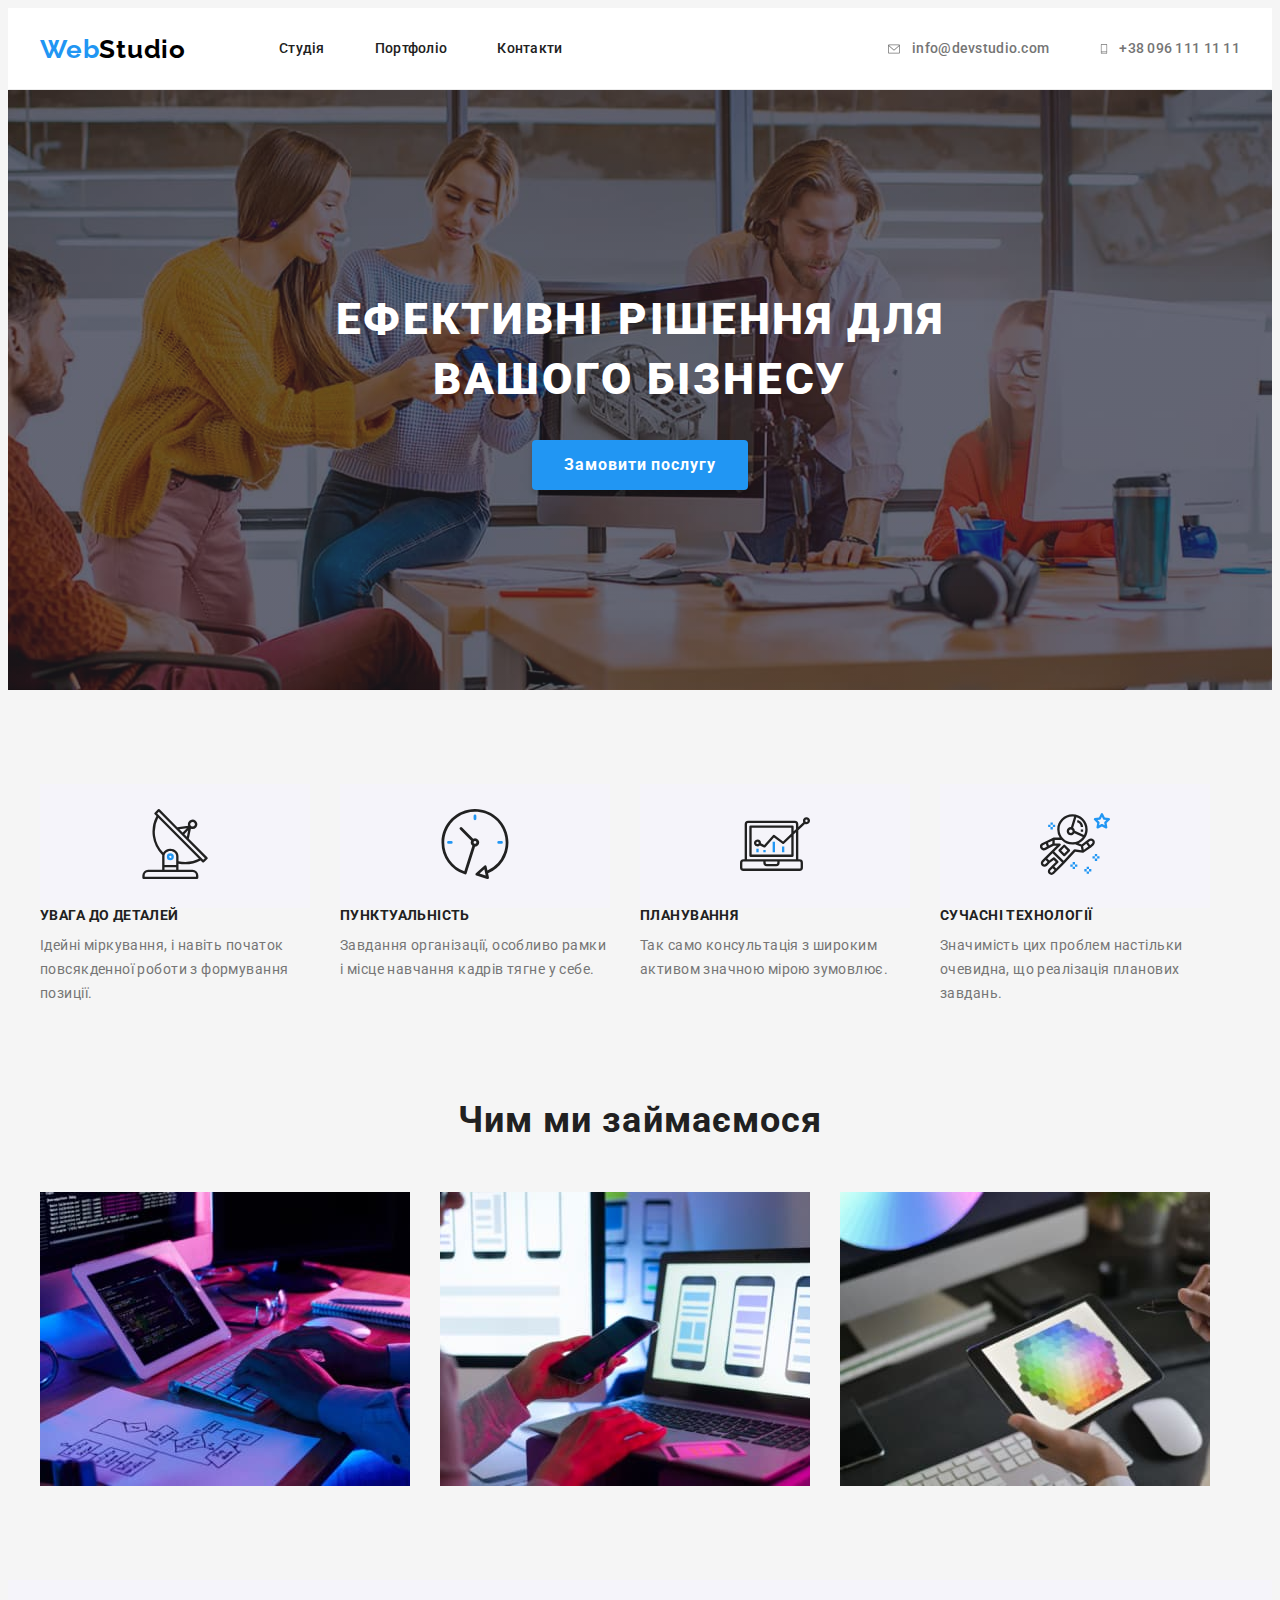
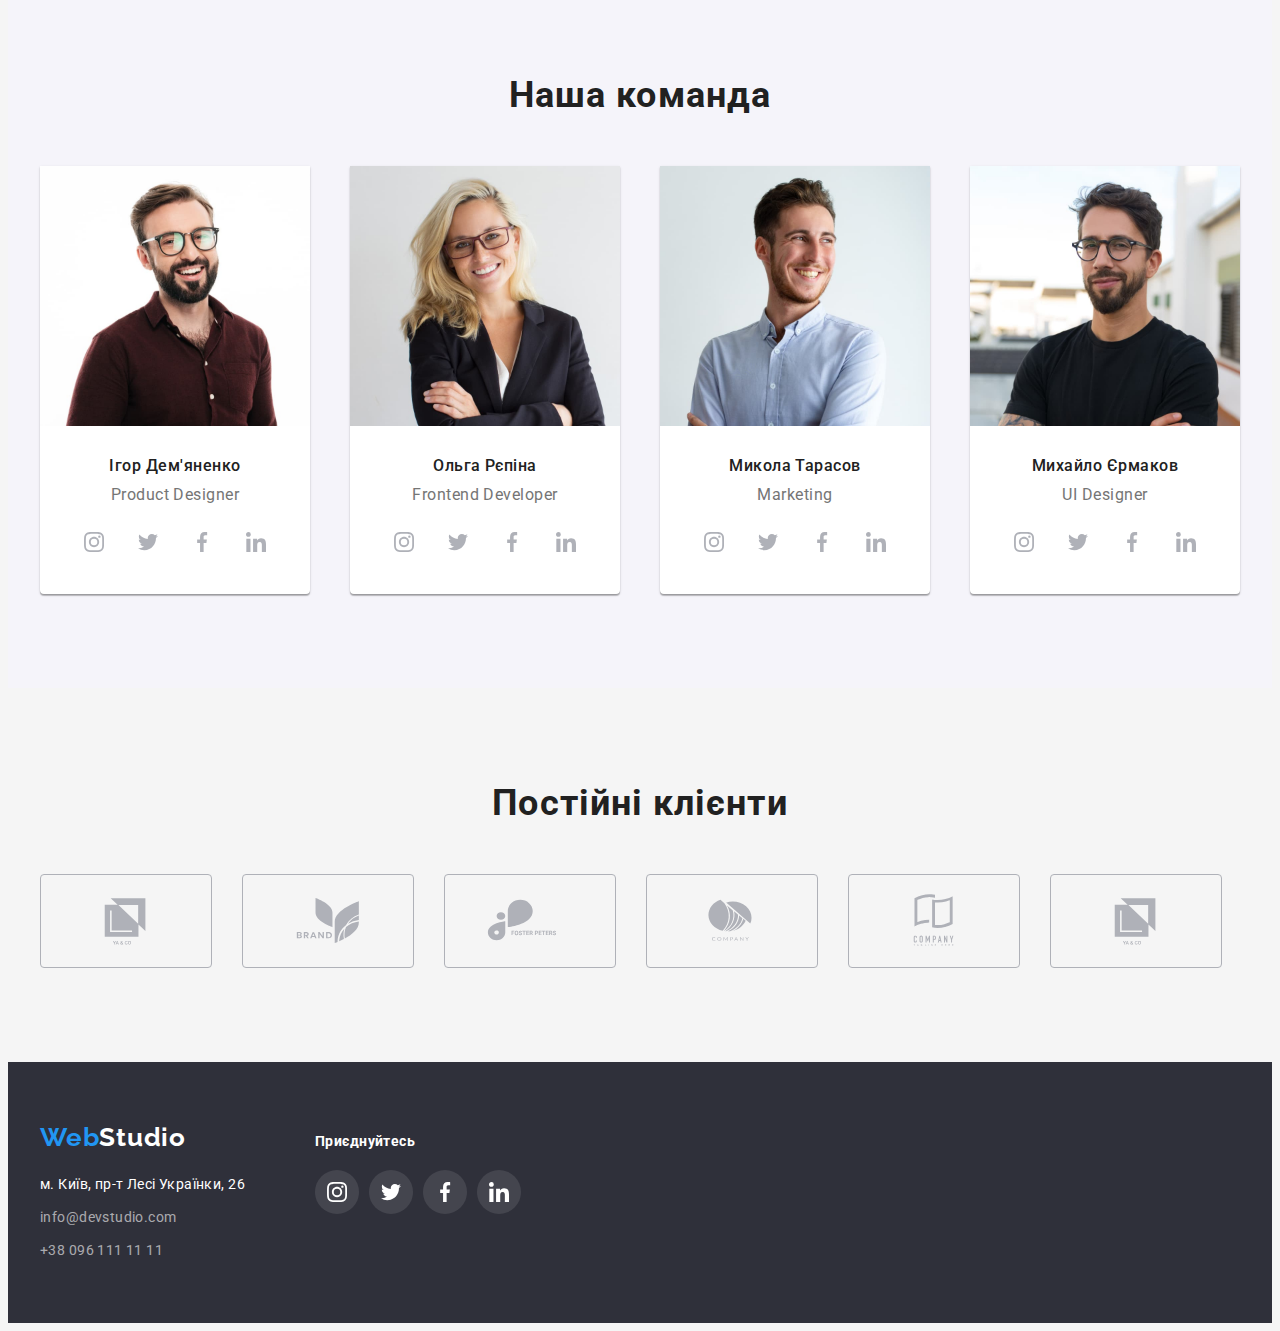
<file: index.html>
<!DOCTYPE html>
<html lang="uk">
  <head>
    <meta charset="UTF-8" />
    <meta http-equiv="X-UA-Compatible" content="IE=edge" />
    <meta name="viewport" content="width=device-width, initial-scale=1.0" />
    <title>WebStudio</title>
    <!-- Шрифти -->
    <link
      href="https://fonts.googleapis.com/css2?family=Raleway:wght@700&family=Roboto:wght@400;500;700;900&display=swap"
      rel="stylesheet"
    />
    <!-- Нормалайз -->
    <link
      rel="stylesheet"
      href="https://cdnjs.cloudflare.com/ajax/libs/modern-normalize/1.1.0/modern-normalize.min.css"
      integrity="sha512-wpPYUAdjBVSE4KJnH1VR1HeZfpl1ub8YT/NKx4PuQ5NmX2tKuGu6U/JRp5y+Y8XG2tV+wKQpNHVUX03MfMFn9Q=="
      crossorigin="anonymous"
      referrerpolicy="no-referrer"
    />
    <link rel="stylesheet" href="./css/styles.css" />
  </head>

  <body>
    <!-- шапка с лого, сайтом и тел.-->
    <header class="header">
      <div class="container header-flex">
        <nav class="nav">
          <a href="./index.html" class="logo link">Web<span class="studio">Studio</span></a>
          <ul class="nav-site list">
            <li class="nav-list"><a href="./index.html" class="link">Студія</a></li>
            <li class="nav-list"><a href="./portfolio.html" class="link">Портфоліо</a></li>
            <li class="nav-list"><a href="" class="link">Контакти</a></li>
          </ul>
        </nav>
        <ul class="contacts list">
          <li class="contact-list">
            <a href="info@devstudio.com" class="link">
              <svg class="icon-contacts" width="16" height="12">
                <use href="./images/icons.svg#icon-envelope"></use>
              </svg>
              info@devstudio.com</a
            >
          </li>
          <li class="contact-list">
            <a href="tel:+38_096_111_11_11" class="link">
              <svg class="icon-contacts" width="10" height="16">
                <use href="./images/icons.svg#icon-smartphone"></use>
              </svg>
              +38 096 111 11 11</a
            >
          </li>
        </ul>
      </div>
    </header>

    <main>
      <!-- блок с заголовком та кнопкою-->
      <section class="hero">
        <h1 class="hero-title">Ефективні рішення для вашого бізнесу</h1>
        <button type="button" class="hero-button">Замовити послугу</button>
      </section>

      <!-- список з особливостями-->
      <section class="feature-box section">
        <div class="container">
          <ul class="feature list">
            <li class="feature-li">
              <div class="icon-feature">
                <svg width="70" height="70" class="icon-antenna">
                  <use href="./images/icons.svg#icon-antenna"></use>
                </svg>
              </div>
              <h3 class="title-feature">УВАГА ДО ДЕТАЛЕЙ</h3>
              <p class="paragraf-feature">
                Ідейні міркування, і навіть початок повсякденної роботи з формування позиції.
              </p>
            </li>
            <li class="feature-li">
              <div class="icon-feature">
                <svg width="70" height="70" class="icon-clock">
                  <use href="./images/icons.svg#icon-clock"></use>
                </svg>
              </div>
              <h3 class="title-feature">ПУНКТУАЛЬНІСТЬ</h3>
              <p class="paragraf-feature">
                Завдання організації, особливо рамки і місце навчання кадрів тягне у себе.
              </p>
            </li>
            <li class="feature-li">
              <div class="icon-feature">
                <svg width="70" height="70" class="icon-diagram">
                  <use href="./images/icons.svg#icon-diagram"></use>
                </svg>
              </div>
              <h3 class="title-feature">ПЛАНУВАННЯ</h3>
              <p class="paragraf-feature">
                Так само консультація з широким активом значною мірою зумовлює.
              </p>
            </li>
            <li class="feature-li">
              <div class="icon-feature">
                <svg width="70" height="70" class="icon-astronaut">
                  <use href="./images/icons.svg#icon-astronaut"></use>
                </svg>
              </div>
              <h3 class="title-feature">СУЧАСНІ ТЕХНОЛОГІЇ</h3>
              <p class="paragraf-feature">
                Значимість цих проблем настільки очевидна, що реалізація планових завдань.
              </p>
            </li>
          </ul>
        </div>
      </section>

      <!-- Чим займається студія-->
      <div class="work">
        <div class="container">
          <h2 class="title-work">Чим ми займаємося</h2>
          <ul class="work-list list">
            <li class="work-element">
              <img
                src="./images/box1.jpg"
                alt="на столі пк,на клавіатурі руки людини"
                width="370"
                height="294"
              />
            </li>
            <li class="work-element">
              <img
                src="./images/box2.jpg"
                alt="руки людини, одна лежить на клавіатурі відкритого ноутбука, інша тримає смарфон"
                width="370"
                height="294"
              />
            </li>
            <li class="work-element">
              <img
                src="./images/box3.jpg"
                alt="руки людини тримають графічний планшет та стілус"
                width="370"
                height="294"
              />
            </li>
          </ul>
        </div>
      </div>

      <!-- команда Веб Студії-->
      <section class="team section">
        <div class="container">
          <h2 class="title-team">Наша команда</h2>
          <ul class="team-list list">
            <li class="border-team">
              <img src="./images/1image.jpg" alt="фото чоловіка" width="270" height="260" />
              <div class="team-border">
                <h3 class="team-name">Ігор Дем'яненко</h3>
                <p lang="en" class="team-work">Product Designer</p>
                <ul class="icon-list list">
                  <li>
                    <a
                      class="icon-link"
                      href="https://instagram.com"
                      aria-label="Instagram"
                      target="_blank"
                      rel="noopener noreferrer"
                    >
                      <svg class="social-icon" width="20" height="20">
                        <use href="./images/icons.svg#icon-instagram"></use>
                      </svg>
                    </a>
                  </li>
                  <li>
                    <a
                      class="icon-link"
                      href="https://twitter.com"
                      aria-label="Twitter"
                      target="_blank"
                      rel="noopener noreferrer"
                    >
                      <svg class="social-icon" width="20" height="20">
                        <use href="./images/icons.svg#icon-twitter"></use>
                      </svg>
                    </a>
                  </li>
                  <li>
                    <a
                      class="icon-link"
                      href="https://facebook.com"
                      aria-label="Facebook"
                      target="_blank"
                      rel="noopener noreferrer"
                    >
                      <svg class="social-icon" width="20" height="20">
                        <use href="./images/icons.svg#icon-facebook"></use>
                      </svg>
                    </a>
                  </li>
                  <li>
                    <a
                      class="icon-link"
                      href="https://linkedin.com"
                      aria-label="Linkedin"
                      target="_blank"
                      rel="noopener noreferrer"
                    >
                      <svg class="social-icon" width="20" height="20">
                        <use href="./images/icons.svg#icon-linkedin"></use>
                      </svg>
                    </a>
                  </li>
                </ul>
              </div>
            </li>
            <li class="border-team">
              <img src="./images/2image.jpg" alt="фото жінки" width="270" height="260" />
              <div class="team-border">
                <h3 class="team-name">Ольга Рєпіна</h3>
                <p lang="en" class="team-work">Frontend Developer</p>
                <ul class="icon-list list">
                  <li>
                    <a
                      class="icon-link"
                      href="https://instagram.com"
                      aria-label="Instagram"
                      target="_blank"
                      rel="noopener noreferrer"
                    >
                      <svg class="social-icon" width="20" height="20">
                        <use href="./images/icons.svg#icon-instagram"></use>
                      </svg>
                    </a>
                  </li>
                  <li>
                    <a
                      class="icon-link"
                      href="https://twitter.com"
                      aria-label="Twitter"
                      target="_blank"
                      rel="noopener noreferrer"
                    >
                      <svg class="social-icon" width="20" height="20">
                        <use href="./images/icons.svg#icon-twitter"></use>
                      </svg>
                    </a>
                  </li>
                  <li>
                    <a
                      class="icon-link"
                      href="https://facebook.com"
                      aria-label="Facebook"
                      target="_blank"
                      rel="noopener noreferrer"
                    >
                      <svg class="social-icon" width="20" height="20">
                        <use href="./images/icons.svg#icon-facebook"></use>
                      </svg>
                    </a>
                  </li>
                  <li>
                    <a
                      class="icon-link"
                      href="https://linkedin.com"
                      aria-label="Linkedin"
                      target="_blank"
                      rel="noopener noreferrer"
                    >
                      <svg class="social-icon" width="20" height="20">
                        <use href="./images/icons.svg#icon-linkedin"></use>
                      </svg>
                    </a>
                  </li>
                </ul>
              </div>
            </li>
            <li class="border-team">
              <img src="./images/3image.jpg" alt="фото чоловіка" width="270" height="260" />
              <div class="team-border">
                <h3 class="team-name">Микола Тарасов</h3>
                <p lang="en" class="team-work">Marketing</p>
                <ul class="icon-list list">
                  <li>
                    <a
                      class="icon-link"
                      href="https://instagram.com"
                      aria-label="instagram"
                      target="_blank"
                      rel="noopener noreferrer"
                    >
                      <svg class="social-icon" width="20" height="20">
                        <use href="./images/icons.svg#icon-instagram"></use>
                      </svg>
                    </a>
                  </li>
                  <li>
                    <a
                      class="icon-link"
                      href="https://twitter.com"
                      aria-label="Twitter"
                      target="_blank"
                      rel="noopener noreferrer"
                    >
                      <svg class="social-icon" width="20" height="20">
                        <use href="./images/icons.svg#icon-twitter"></use>
                      </svg>
                    </a>
                  </li>
                  <li>
                    <a
                      class="icon-link"
                      href="https://facebook.com"
                      aria-label="Facebook"
                      target="_blank"
                      rel="noopener noreferrer"
                    >
                      <svg class="social-icon" width="20" height="20">
                        <use href="./images/icons.svg#icon-facebook"></use>
                      </svg>
                    </a>
                  </li>
                  <li>
                    <a
                      class="icon-link"
                      href="https://linkedin.com"
                      aria-label="Linkedin"
                      target="_blank"
                      rel="noopener noreferrer"
                    >
                      <svg class="social-icon" width="20" height="20">
                        <use href="./images/icons.svg#icon-linkedin"></use>
                      </svg>
                    </a>
                  </li>
                </ul>
              </div>
            </li>
            <li class="border-team">
              <img src="./images/4image.jpg" alt="фото чоловіка" width="270" height="260" />
              <div class="team-border">
                <h3 class="team-name">Михайло Єрмаков</h3>
                <p lang="en" class="team-work">UI Designer</p>
                <ul class="icon-list list">
                  <li>
                    <a
                      class="icon-link"
                      href="https://instagram.com"
                      aria-label="Instagram"
                      target="_blank"
                      rel="noopener noreferrer"
                    >
                      <svg class="social-icon" width="20" height="20">
                        <use href="./images/icons.svg#icon-instagram"></use>
                      </svg>
                    </a>
                  </li>
                  <li>
                    <a
                      class="icon-link"
                      href="https://twitter.com"
                      aria-label="Twitter"
                      target="_blank"
                      rel="noopener noreferrer"
                    >
                      <svg class="social-icon" width="20" height="20">
                        <use href="./images/icons.svg#icon-twitter"></use>
                      </svg>
                    </a>
                  </li>
                  <li>
                    <a
                      class="icon-link"
                      href="https://Instagram.com"
                      aria-label="instagram"
                      target="_blank"
                      rel="noopener noreferrer"
                    >
                      <svg class="social-icon" width="20" height="20">
                        <use href="./images/icons.svg#icon-facebook"></use>
                      </svg>
                    </a>
                  </li>
                  <li>
                    <a
                      class="icon-link"
                      href="https://linkedin.com"
                      aria-label="Linkedin"
                      target="_blank"
                      rel="noopener noreferrer"
                    >
                      <svg class="social-icon" width="20" height="20">
                        <use href="./images/icons.svg#icon-linkedin"></use>
                      </svg>
                    </a>
                  </li>
                </ul>
              </div>
            </li>
          </ul>
        </div>
      </section>

      <section class="client section">
        <div class="container">
          <h2 class="tittle-client">Постійні клієнти</h2>
          <ul class="list list-client">
            <li class="flex-list">
              <a
                href="/"
                class="icon-link link"
                aria-label="Клієнт"
                target="_blank"
                rel="noopener noreferrer"
              >
                <svg width="106" height="60" class="icon-group">
                  <use href="./images/icons.svg#icon-group1"></use>
                </svg>
              </a>
            </li>
            <li class="flex-list">
              <a
                href="/"
                class="icon-link link"
                aria-label="Клієнт"
                target="_blank"
                rel="noopener noreferrer"
              >
                <svg width="106" height="60" class="icon-group">
                  <use href="./images/icons.svg#icon-group5"></use>
                </svg>
              </a>
            </li>
            <li class="flex-list">
              <a
                href="/"
                class="icon-link link"
                aria-label="Клієнт"
                target="_blank"
                rel="noopener noreferrer"
              >
                <svg width="106" height="60" class="icon-group">
                  <use href="./images/icons.svg#icon-group4"></use>
                </svg>
              </a>
            </li>
            <li class="flex-list">
              <a
                href="/"
                class="icon-link link"
                aria-label="Клієнт"
                target="_blank"
                rel="noopener noreferrer"
              >
                <svg width="106" height="60" class="icon-group">
                  <use href="./images/icons.svg#icon-group3"></use>
                </svg>
              </a>
            </li>
            <li class="flex-list">
              <a
                href="/"
                class="icon-link link"
                aria-label="Клієнт"
                target="_blank"
                rel="noopener noreferrer"
              >
                <svg width="106" height="60" class="icon-group">
                  <use href="./images/icons.svg#icon-group2"></use>
                </svg>
              </a>
            </li>
            <li class="flex-list">
              <a
                href="/"
                class="icon-link link"
                aria-label="Клієнт"
                target="_blank"
                rel="noopener noreferrer"
              >
                <svg width="106" height="60" class="icon-group">
                  <use href="./images/icons.svg#icon-group1"></use>
                </svg>
              </a>
            </li>
          </ul>
        </div>
      </section>
    </main>
    <!--підвал-->
    <footer class="footer">
      <div class="container">
        <div class="box">
          <div class="box-flex">
            <a href="./index.html" class="logo link">Web<span class="logo-studio">Studio</span></a>
            <address class="address">
              <ul class="address list">
                <li>
                  <a href="https://goo.gl/maps/RgyNMqf1t5D2GnPq6" class="map link"
                    >м. Київ, пр-т Лесі Українки, 26</a
                  >
                </li>
                <li><a href="mailto:info@devstudio.com" class="link">info@devstudio.com</a></li>
                <li>
                  <a href="tel:+38_096_111_11_11" class="link link-address">+38 096 111 11 11</a>
                </li>
              </ul>
            </address>
          </div>
          <div class="social box-flex">
            <h3 class="tittle-social">Приєднуйтесь</h3>
            <ul class="social-list list">
              <li class="social-items">
                <a
                  class="social-link"
                  href="https://instagram.com"
                  aria-label="Instagram"
                  target="_blank"
                  rel="noopener noreferrer"
                >
                  <svg class="icon-social" width="20" height="20">
                    <use href="./images/icons.svg#icon-instagram"></use>
                  </svg>
                </a>
              </li>
              <li class="social-items">
                <a
                  class="social-link"
                  href="https://twitter.com"
                  aria-label="Twitter"
                  target="_blank"
                  rel="noopener noreferrer"
                >
                  <svg class="icon-social" width="20" height="20">
                    <use href="./images/icons.svg#icon-twitter"></use>
                  </svg>
                </a>
              </li>
              <li class="social-items">
                <a
                  class="social-link"
                  href="https://facebook.com"
                  aria-label="Facebook"
                  target="_blank"
                  rel="noopener noreferrer"
                >
                  <svg class="icon-social" width="20" height="20">
                    <use href="./images/icons.svg#icon-facebook"></use>
                  </svg>
                </a>
              </li>
              <li class="social-items">
                <a
                  class="social-link"
                  href="https://linkedin.com"
                  aria-label="Linkedin"
                  target="_blank"
                  rel="noopener noreferrer"
                >
                  <svg class="icon-social" width="20" height="20">
                    <use href="./images/icons.svg#icon-linkedin"></use>
                  </svg>
                </a>
              </li>
            </ul>
          </div>
        </div>
      </div>
    </footer>
  </body>
</html>
</file>
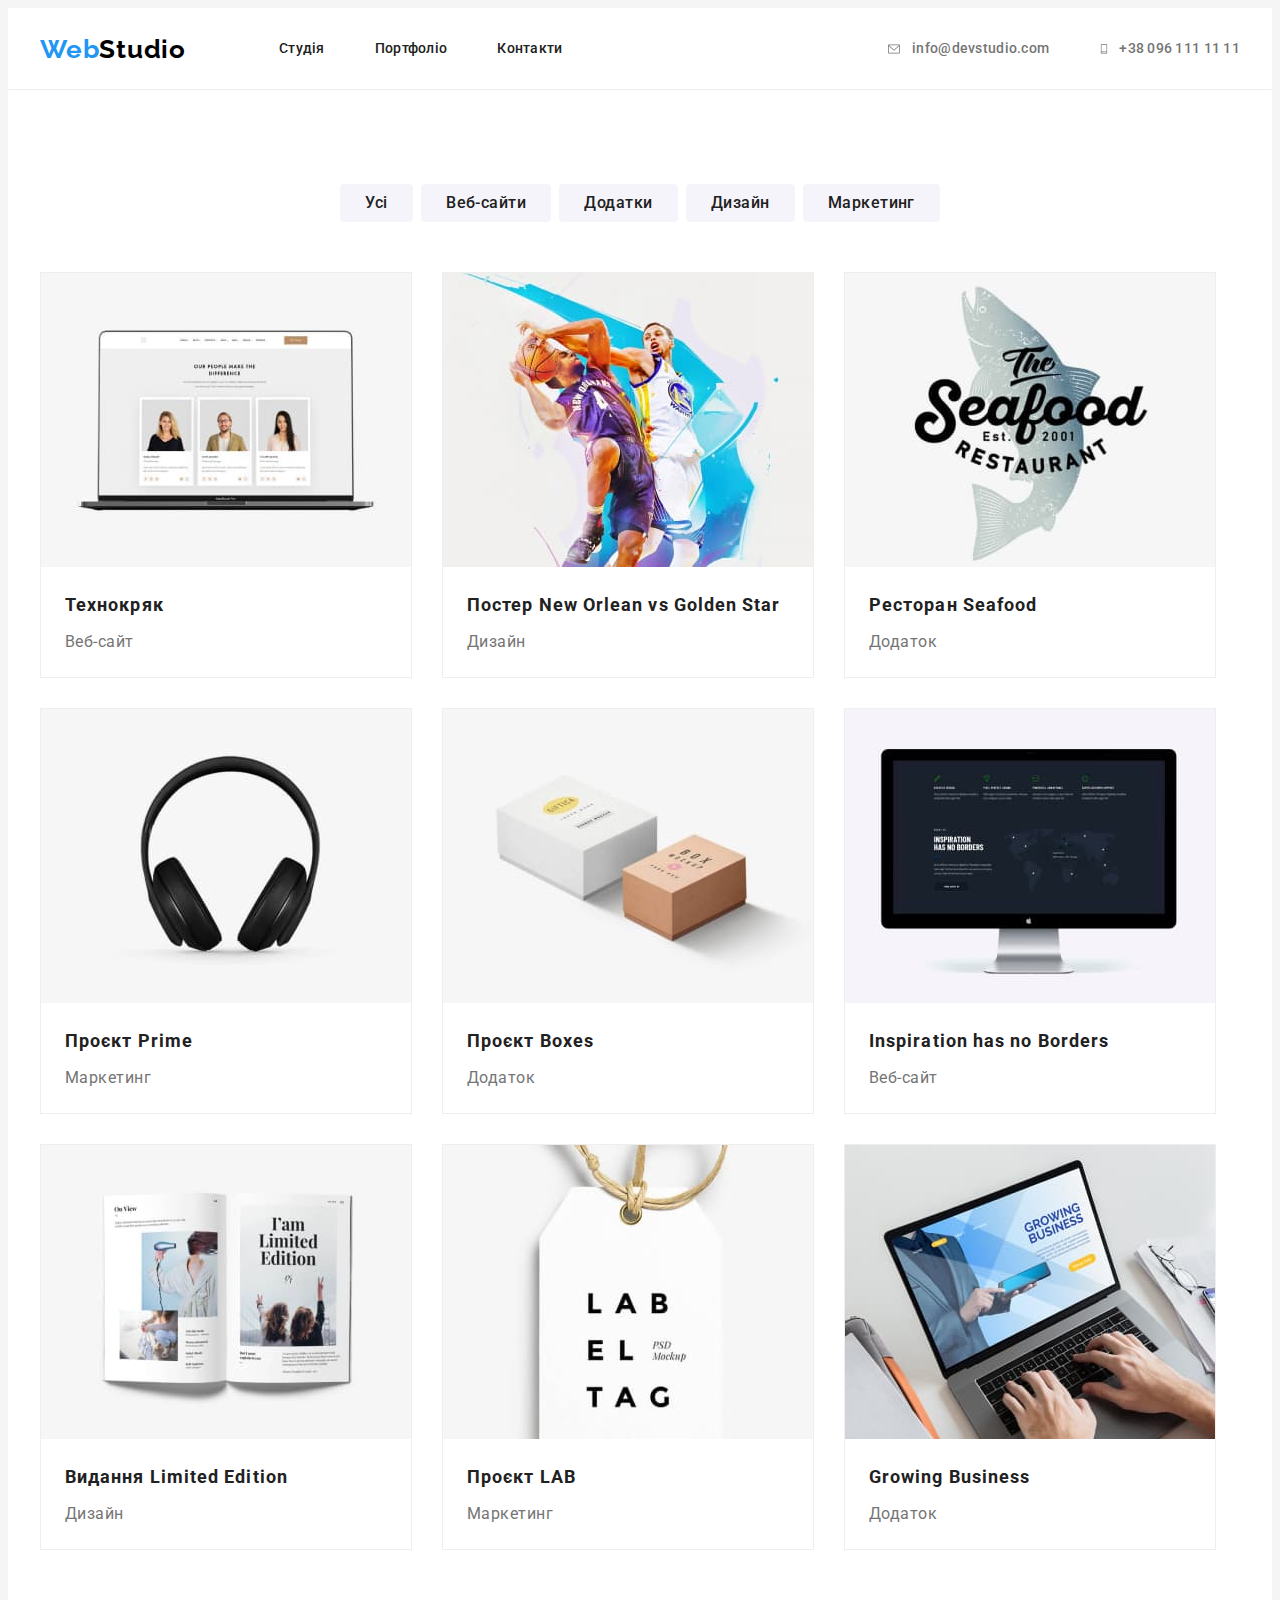
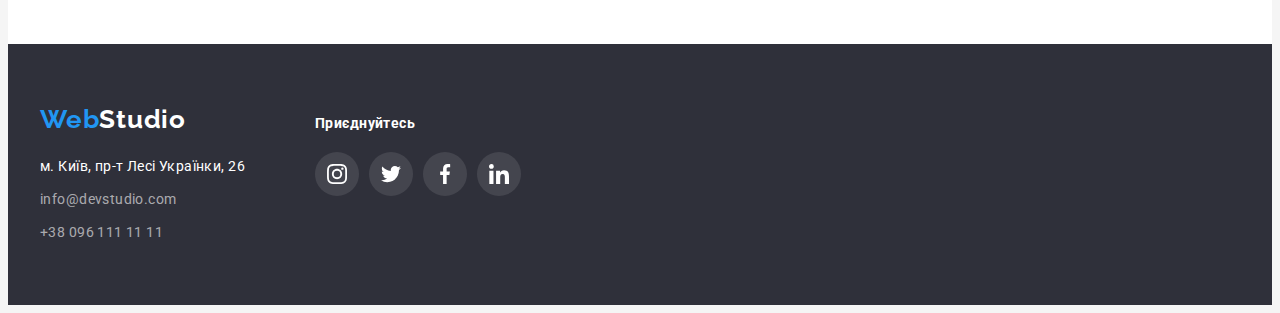
<file: portfolio.html>
<!DOCTYPE html>
<html lang="uk">
  <head>
    <meta charset="UTF-8" />
    <meta http-equiv="X-UA-Compatible" content="IE=edge" />
    <meta name="viewport" content="width=device-width, initial-scale=1.0" />
    <title>WebStudio</title>
    <link
      href="https://fonts.googleapis.com/css2?family=Raleway:wght@700&family=Roboto:wght@400;500;700;900&display=swap"
      rel="stylesheet"
    />
    <link
      rel="stylesheet"
      href="https://cdnjs.cloudflare.com/ajax/libs/modern-normalize/1.1.0/modern-normalize.min.css"
      integrity="sha512-wpPYUAdjBVSE4KJnH1VR1HeZfpl1ub8YT/NKx4PuQ5NmX2tKuGu6U/JRp5y+Y8XG2tV+wKQpNHVUX03MfMFn9Q=="
      crossorigin="anonymous"
      referrerpolicy="no-referrer"
    />
    <link rel="stylesheet" href="./css/styles.css" />
  </head>

  <body>
    <!-- шапка с лого, сайтом и тел.-->
    <header class="header">
      <div class="container header-flex">
        <nav class="nav">
          <a href="./index.html" class="logo link">Web<span class="studio">Studio</span></a>
          <ul class="nav-site list">
            <li class="nav-list"><a href="./index.html" class="link">Студія</a></li>
            <li class="nav-list"><a href="./portfolio.html" class="link">Портфоліо</a></li>
            <li class="nav-list"><a href="" class="link">Контакти</a></li>
          </ul>
        </nav>
        <ul class="contacts list">
          <li class="contact-list">
            <a href="info@devstudio.com" class="link">
              <svg class="icon-contacts" width="16" height="12">
                <use href="./images/icons.svg#icon-envelope"></use>
              </svg>
              info@devstudio.com</a
            >
          </li>
          <li class="contact-list">
            <a href="tel:+38_096_111_11_11" class="link">
              <svg class="icon-contacts" width="10" height="16">
                <use href="./images/icons.svg#icon-smartphone"></use>
              </svg>
              +38 096 111 11 11</a
            >
          </li>
        </ul>
      </div>
    </header>

    <main class="portfolio section">
      <!-- <h1>Портфоліо</h1> -->
      <section class="portfolio-nav">
        <div class="container">
          <ul class="navi-list list">
            <li class="filter-button">
              <button type="button" class="button-nav">Усі</button>
            </li>
            <li class="filter-button">
              <button type="button" class="button-nav">Веб-сайти</button>
            </li>
            <li class="filter-button">
              <button type="button" class="button-nav">Додатки</button>
            </li>
            <li class="filter-button">
              <button type="button" class="button-nav">Дизайн</button>
            </li>
            <li class="filter-button">
              <button type="button" class="button-nav">Маркетинг</button>
            </li>
          </ul>
          <ul class="portfolio-example list">
            <li class="portfolio-box">
              <img src="./images/imgPortfolio1.jpg" alt="" width="370" height="294" />
              <div class="portfolio-border">
                <h3>Технокряк</h3>
                <p>Веб-сайт</p>
              </div>
            </li>
            <li class="portfolio-box">
              <img src="./images/imgPortfolio2.jpg" alt="" width="370" height="294" />
              <div class="portfolio-border">
                <h3>Постер New Orlean vs Golden Star</h3>
                <p>Дизайн</p>
              </div>
            </li>
            <li class="portfolio-box">
              <img src="./images/imgPortfolio3.jpg" alt="" width="370" height="294" />
              <div class="portfolio-border">
                <h3>Ресторан Seafood</h3>
                <p>Додаток</p>
              </div>
            </li>
            <li class="portfolio-box">
              <img src="./images/imgPortfolio4.jpg" alt="" width="370" height="294" />
              <div class="portfolio-border">
                <h3>Проєкт Prime</h3>
                <p>Маркетинг</p>
              </div>
            </li>
            <li class="portfolio-box">
              <img src="./images/imgPortfolio5.jpg" alt="" width="370" height="294" />
              <div class="portfolio-border">
                <h3>Проєкт Boxes</h3>
                <p>Додаток</p>
              </div>
            </li>
            <li class="portfolio-box">
              <img src="./images/imgPortfolio6.jpg" alt="" width="370" height="294" />
              <div class="portfolio-border">
                <h3>Inspiration has no Borders</h3>
                <p>Веб-сайт</p>
              </div>
            </li>
            <li class="portfolio-box">
              <img src="./images/imgPortfolio7.jpg" alt="" width="370" height="294" />
              <div class="portfolio-border">
                <h3>Видання Limited Edition</h3>
                <p>Дизайн</p>
              </div>
            </li>
            <li class="portfolio-box">
              <img src="./images/imgPortfolio8.jpg" alt="" width="370" height="294" />
              <div class="portfolio-border">
                <h3>Проєкт LAB</h3>
                <p>Маркетинг</p>
              </div>
            </li>
            <li class="portfolio-box">
              <img src="./images/imgPortfolio9.jpg" alt="" width="370" height="294" />
              <div class="portfolio-border">
                <h3>Growing Business</h3>
                <p>Додаток</p>
              </div>
            </li>
          </ul>
        </div>
      </section>
    </main>
    <!--підвал-->
    <footer class="footer">
      <div class="container">
        <div class="box">
          <div class="box-flex">
            <a href="./index.html" class="logo link">Web<span class="logo-studio">Studio</span></a>
            <address class="address">
              <ul class="address list">
                <li>
                  <a href="https://goo.gl/maps/RgyNMqf1t5D2GnPq6" class="map link"
                    >м. Київ, пр-т Лесі Українки, 26</a
                  >
                </li>
                <li><a href="mailto:info@devstudio.com" class="link">info@devstudio.com</a></li>
                <li>
                  <a href="tel:+38_096_111_11_11" class="link link-address">+38 096 111 11 11</a>
                </li>
              </ul>
            </address>
          </div>
          <div class="social box-flex">
            <h3 class="tittle-social">Приєднуйтесь</h3>
            <ul class="social-list list">
              <li class="social-items">
                <a
                  class="social-link"
                  href="https://instagram.com"
                  aria-label="Instagram"
                  target="_blank"
                  rel="noopener noreferrer"
                >
                  <svg class="icon-social" width="20" height="20">
                    <use href="./images/icons.svg#icon-instagram"></use>
                  </svg>
                </a>
              </li>
              <li class="social-items">
                <a
                  class="social-link"
                  href="https://twitter.com"
                  aria-label="Twitter"
                  target="_blank"
                  rel="noopener noreferrer"
                >
                  <svg class="icon-social" width="20" height="20">
                    <use href="./images/icons.svg#icon-twitter"></use>
                  </svg>
                </a>
              </li>
              <li class="social-items">
                <a
                  class="social-link"
                  href="https://facebook.com"
                  aria-label="Facebook"
                  target="_blank"
                  rel="noopener noreferrer"
                >
                  <svg class="icon-social" width="20" height="20">
                    <use href="./images/icons.svg#icon-facebook"></use>
                  </svg>
                </a>
              </li>
              <li class="social-items">
                <a
                  class="social-link"
                  href="https://linkedin.com"
                  aria-label="Linkedin"
                  target="_blank"
                  rel="noopener noreferrer"
                >
                  <svg class="icon-social" width="20" height="20">
                    <use href="./images/icons.svg#icon-linkedin"></use>
                  </svg>
                </a>
              </li>
            </ul>
          </div>
        </div>
      </div>
    </footer>
  </body>
</html>
</file>
<file: css/styles.css>
/* html {
    box-sizing: border-box;
}

*, 
*::before, 
*::after {
    box-sizing: inherit;
} */

:root {
    --primary-text-color: #212121;
    --accent-color: #2196F3;
    --primari-bg-color: #F5F5F5;
    --secondary-color: #FFFFFF;
}

body {
    color: var(--primary-text-color);
    background-color: var(--primari-bg-color);
    font-family: 'Roboto', sans-serif;
}

.container {
    width: 1200px;
    margin-left: auto;
    margin-right: auto;
    padding-left: 15px;
    padding-right: 15px;
}

/* Resset */

.list {
    margin: 0;
    padding: 0;
    list-style: none;
}

.link {
    text-decoration: none;
    margin: 0;
    padding: 0;
}

h1,
h2,
h3,
h4,
h5,
h6,
p {
    margin: 0;
    padding: 0;
}

img {
    display: block;
    max-width: 100%;
    height: auto;
}

.section {
    padding-top: 94px;
    padding-bottom: 94px;
}

/* Шапка */

.header {
    background-color:var(--secondary-color);
    border:1px solid var(--secondary-color);
    border-bottom:1px solid #ECECEC;
}

/* Logo */

.logo {
    color: var(--accent-color);
    font-family: 'Raleway', sans-serif;
    
    font-weight: 700;
    font-size: 26px;
    line-height: 1.19;
    letter-spacing: 0.03em;
}

.logo .studio {
    color: #000;
}
.logo .logo-studio {
    color: var(--secondary-color);
}

/*nav*/
.nav-site {
    display:flex;
}

.nav-site .nav-list:not(:last-child) {
    margin-right: 50px;
}

.nav-site .nav-list:first-child {
    margin-left: 93px;
}
.contacts {
    display: flex;
    margin-left: auto;
    align-items: center;
}

.contacts .contact-list:not(:last-child) {
    margin-right: 50px;
}

.nav-list>.link {
    display: block;
    padding-top: 32px;
    padding-bottom: 32px;

    color: var(--primary-text-color);
    
        font-weight: 500;
        font-size: 14px;
        line-height: 1.14;
        letter-spacing: 0.02em;
}
.nav-site .link:hover,
.nav-site .link:focus {
    color: var(--accent-color);
}

.contacts .link {
    display: flex;
    align-items: center;
    color: #757575;
    
    font-weight: 500;
    font-size: 14px;
    line-height: 1.14;
    letter-spacing: 0.02em
}
.contacts .link:hover,
.contacts .link:focus {
    color: var(--accent-color);
}

.header-flex .nav {
    display: flex;
    align-items: center;
}

.contact-list .icon-contacts{
    margin-right: 10px;
    fill: currentColor;
}

.header .header-flex {
    display: flex;
    align-items: center;
}


/* hero */
.hero {
    margin-left: auto;
    margin-right: auto;
    padding-top: 200px;
    padding-bottom: 200px;
    
    text-align: center;

    max-width: 1600px;
    background-color: #C4C4C4;
    background-image: linear-gradient(
        to right,
        rgba(47, 48, 58, 0.4),
        rgba(47, 48, 58, 0.4)),
        url(../images/img-hero.jpg);
    background-position: center;
}


.hero>.hero-title {
    margin-top: 0;
    margin-bottom: 30px;
    margin-left: auto;
    margin-right: auto;

    color: var(--secondary-color);

    width: 696px;
        font-weight: 900;
        font-size: 44px;
        line-height: 1.36;
        letter-spacing: 0.06em;
        text-transform: uppercase;
}

.hero .hero-button {

    border-radius: 4px;
    padding: 10px 32px;
    min-width: 216px;
    border-style: none;

    color: var(--secondary-color);
    background-color: var(--accent-color);
    box-shadow: 0px 4px 4px rgba(0, 0, 0, 0.15);
    font-family: 'Roboto';
    font-style: normal;
    font-weight: 700;
    font-size: 16px;
    line-height: 1.88;
    letter-spacing: 0.06em;
}

.hero .hero-button:hover
.hero .hero-button:focus {
    background-color: #188CE8;
}

/* .feature */

.feature {
    display: flex;
    gap: 30px
}

.icon-feature {
    padding-top: 25px;
    padding-bottom: 25px;
    text-align: center;
    background-color: #F5F4FA;
}

.feature .paragraf-feature,
.team .team-work {
    color: #757575;
}

.feature .title-feature {
    margin-top: 0;
    margin-bottom: 10px;
    width: 270px;

    font-weight: 700;
    font-size: 14px;
    line-height: 1.14;
    letter-spacing: 0.03em;
    text-transform: uppercase;
}
.feature .paragraf-feature {
    margin: 0;
    width: 270px;
    
    font-weight: 400;
    font-size: 14px;
    line-height: 1.71;
    letter-spacing: 0.03em;
}

/* what we doing */
.work {
    padding-bottom: 94px;
}

.work .title-work{
    margin-bottom: 50px;

    font-weight: 700;
    font-size: 36px;
    line-height: 1.17;
    text-align: center;
    letter-spacing: 0.03em;
}

.work-list {
    display: flex;
}

.work-list>.work-element:not(:last-child) {
    margin-right: 30px;
}

/* Team */

.team {
    background-color: #F5F4FA;

    text-align: center;
}

.team .title-team {
    margin-bottom: 50px;
    
    font-weight: 700;
    font-size: 36px;
    line-height: 1.17;
    letter-spacing: 0.03em;
}

.team .team-name,
.team .team-work {
        font-size: 16px;
        line-height: 1.19;
        letter-spacing: 0.03em;
}

.team .team-name {
    margin-bottom: 10px;
    font-weight: 500;
}

.team .team-work {
    font-weight: 400;
    margin-bottom: 16px;
}

.team .team-list {
    display: flex;
    justify-content: space-between;
}

.border-team {
    max-width: 270px;

    background-color: var(--secondary-color);
    box-shadow: 0px 2px 1px 0px rgba(0, 0, 0, 0.2), 0px 1px 1px 0px rgba(0, 0, 0, 0.14), 0px 1px 3px 0px rgba(0, 0, 0, 0.12);
    border-bottom-right-radius: 4px;
    border-bottom-left-radius: 4px;
}

.border-team .team-border {
    padding-top: 30px;
    padding-bottom: 30px;
}

.team-list>.border-team:not(:last-child) {
    margin-right: 30px;
}

.team-border .icon-list {
    display: flex;
    justify-content: center;
    gap: 10px;
    padding-left: 0;
}

.icon-list .icon-link {
    display: flex;
    justify-content: center;
    align-items: center;
    
    width: 44px;
    height: 44px;
    fill: #AFB1B8;
}

.icon-list .icon-link:hover,
.icon-list .icon-link:focus {
    background-color: var(--accent-color);
    border-radius: 50%;
    fill: #FFFFFF;
}

/* Наші клієнти! */

.tittle-client {
    margin-bottom: 50px;
    font-weight: 700;
    font-size: 36px;
        line-height: 1.17;
        letter-spacing: 0.03em;
        text-align: center;
}

.client .list-client {
    display: flex;
    gap: 30px;
}

.flex-list .icon-link{
    display: flex;
    justify-content: center;
    align-items: center;
    width: 170px;
    height: 92px;

    border: 1px solid #AFB1B8;
    border-radius: 4px;
}

.flex-list .icon-link:hover,
.flex-list .icon-link:focus {
    border: 1px solid var(--accent-color);
}

.flex-list .icon-group {
    fill: #AFB1B8;
}

.icon-link:hover .icon-group,
.icon-link:focus .icon-group {
    fill: var(--accent-color);
} 

/* portfolio */

.portfolio-nav .navi-list {
    display: flex;
    justify-content: center;
    margin-bottom: 50px;
}

.navi-list>.filter-button+ .filter-button {
    margin-left: 8px;
}

.portfolio-nav .button-nav {
    color: var(--primary-text-color);
    background-color: #F5F4FA;
    border-style:none;
    min-width: 73px;
    border-radius: 4px;

    font-family: 'Roboto';
    font-weight: 500;
    font-size: 16px;
    line-height: 1.62;
    text-align: center;
    letter-spacing: 0.03em;
    cursor: pointer;
}

.button-nav:first-child {
    padding: 6px 25px;
}

.button-nav:not(:first-child) {
    padding: 6px 22px;
}

.portfolio-nav .button-nav:hover,
.portfolio-nav .button-nav:focus {
    color: var(--secondary-color);
    background-color: var(--accent-color);
    box-shadow: 0px 2px 2px rgba(0, 0, 0, 0.12), 0px 1px 2px rgba(0, 0, 0, 0.08), 0px 3px 1px rgba(0, 0, 0, 0.1);
}

/* example portfolio*/
.portfolio {
    background-color: #fff;
}

.portfolio-nav .portfolio-example {
    display: flex;
    flex-wrap: wrap;
    gap: 30px;
}

.portfolio-example .portfolio-box {
    flex-basis: calc((100%- 60px)/3);

    max-width: 370px;
    border:1px solid #EEEEEE;
    background-color: #FFFFFF;
}

.portfolio-example .portfolio-box:hover,
.portfolio-example .portfolio-box:focus {
    box-shadow: 1px 4px 6px rgba(0, 0, 0, 0.16), 0px 4px 4px rgba(0, 0, 0, 0.06), 0px 1px 1px rgba(0, 0, 0, 0.12);
}

.portfolio-box .portfolio-border {
    padding: 20px 24px;
}

.portfolio-example h3 {
    margin-bottom: 4px;

    font-weight: 700;
    font-size: 18px;
    line-height: 2;
    letter-spacing: 0.06em;
}

.portfolio-example p {
    color: #757575;
    font-weight: 400;
        font-size: 16px;
        line-height: 1.88;
        letter-spacing: 0.03em;
}

/* футер */
.footer {
    padding-top: 60px;
    padding-bottom: 60px;

    background-color: #2F303A;
}

.address {
    margin-top: 20px;

    font-weight: 400;
    font-size: 14px;
    line-height: 1.71; 
    letter-spacing: 0.03em;
}

.address .link {
    display: block;
    color:  rgba(255, 255, 255, 0.6);

    font-style: normal;
    margin-bottom: 9px;
}

.address .link-address {
    margin-bottom: 0;
}

.address .map {
    color: var(--secondary-color);
    font-style: normal;
}

.footer .box {
    display: flex;
    align-items: baseline;
    gap: 70px;
}

.footer .tittle-social {
    margin-bottom: 20px;
    font-size: 14px;
    line-height: 1.14;
    letter-spacing: 0.03em;
    color: #FFFFFF;
}

.social .social-list {
    display: flex;
    gap: 10px;
}

.social-list .social-link {
    display: flex;
    align-items: center;
    justify-content: center;
    width: 44px;
    height: 44px;
    border-radius: 50%;
    background-color: rgba(255, 255, 255, 0.1);
}

.social-list .social-link:hover,
.social-list .social-link:focus {
    background-color: #2196F3;
}

.social-items .icon-social {
    fill: #FFFFFF;
}
</file>
